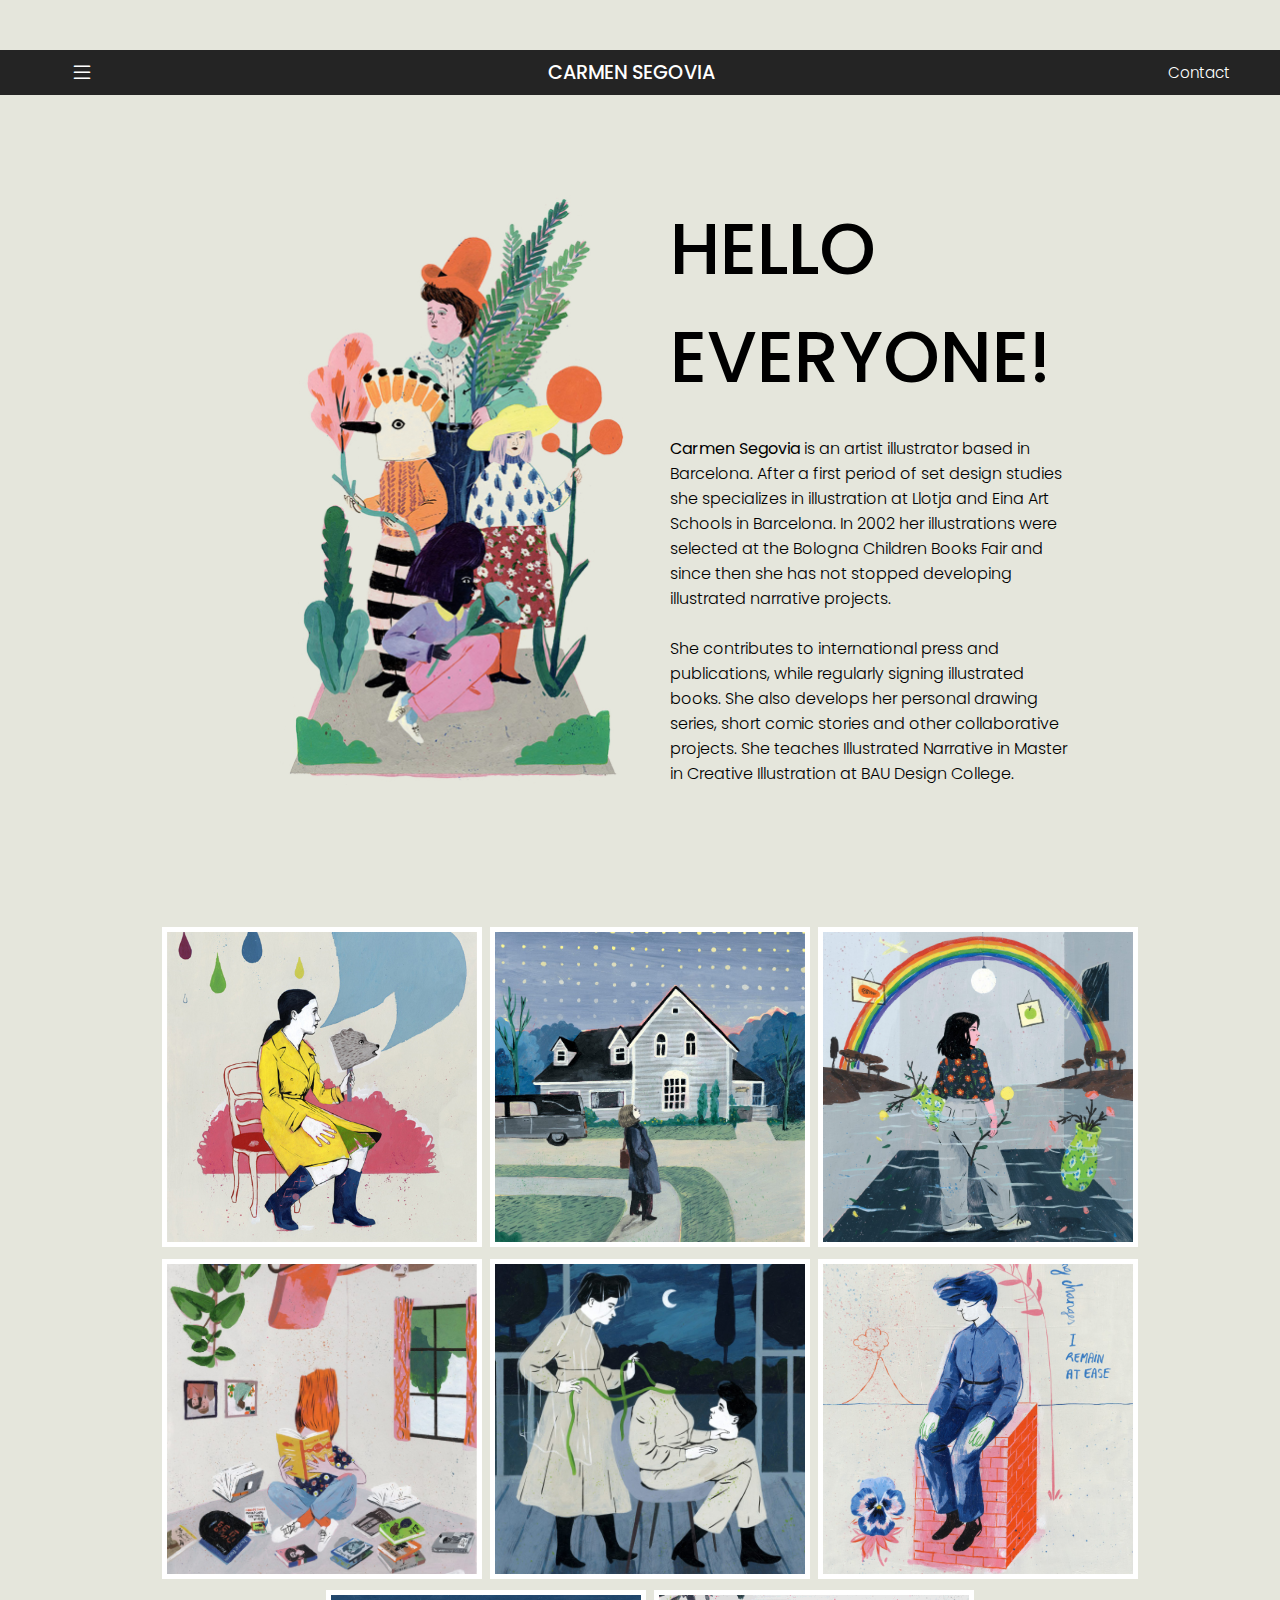
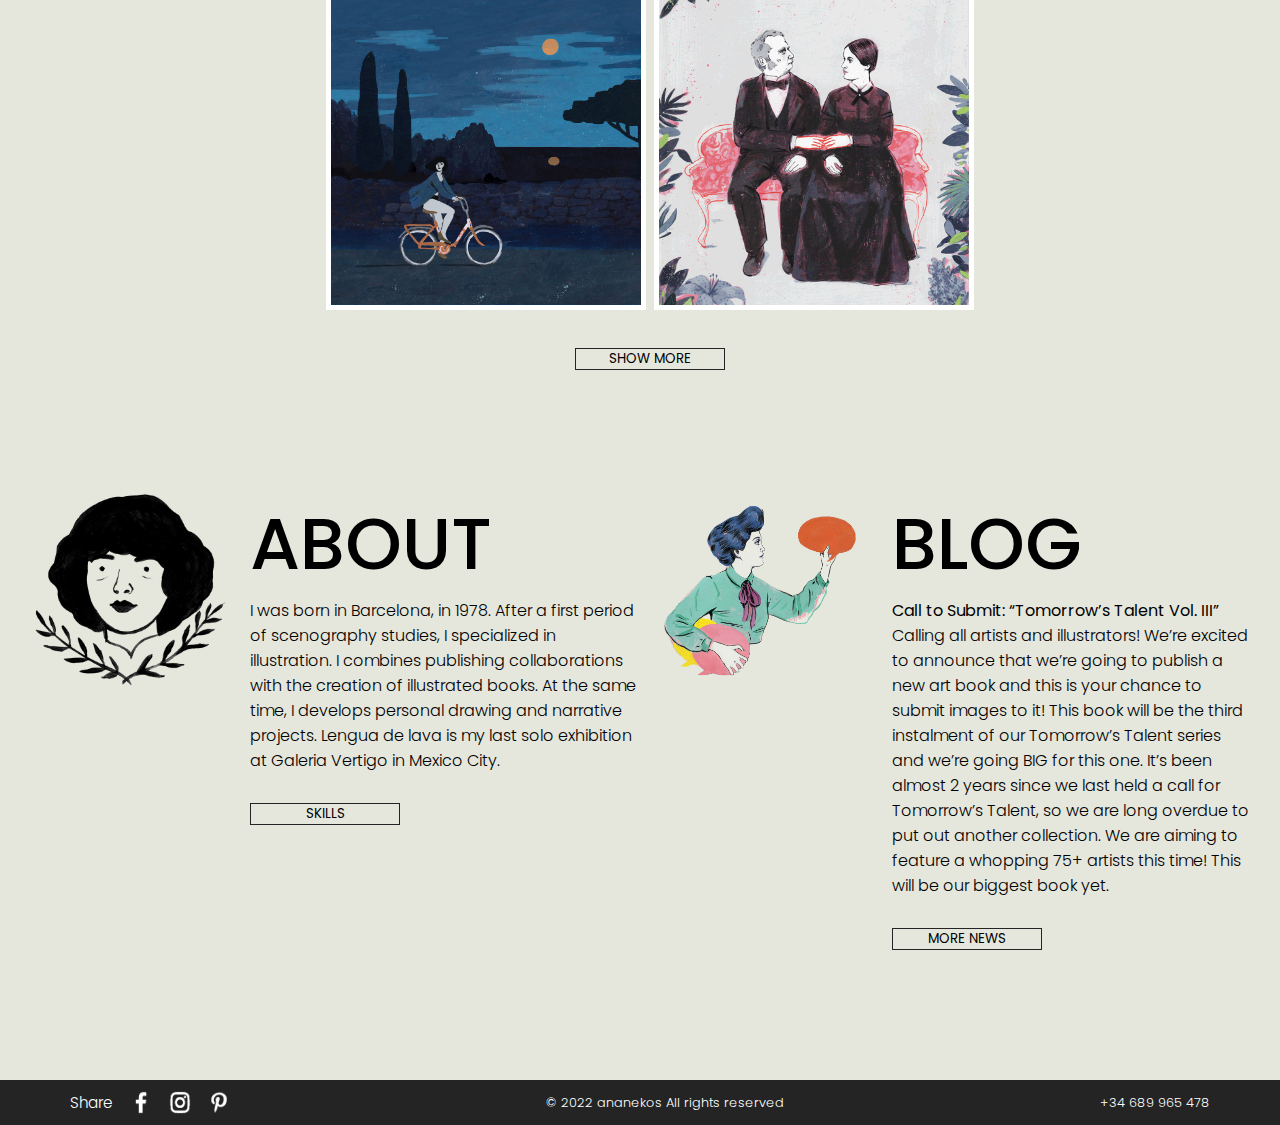
<file: index.html>
<!DOCTYPE html>
<html lang="en">
<head>
    <meta charset="UTF-8">
    <meta http-equiv="X-UA-Compatible" content="IE=edge">
    <meta name="viewport" content="width=device-width, initial-scale=1.0">
    <link rel="stylesheet" href="style.css" rel="stylesheet" type="text/css">
    
    <title>Carmen Segovia</title>
</head>
<body>
    <div class="main">
        <div class="empty"></div>
        <div class="menu">
            <div class="text_menu">
            <button class="btn_list"><i class="bi bi-list"></i></button>
            <button class="btn_name">CARMEN SEGOVIA</button>
            <button class="btn_contact">Contact</button>
        </div>
    </div>
            
        <div class="hello_picture"><div class="hello_picture"><img src="img/00.png" class="hello_img"></div></div>
        <div class="hello">
            <div class="hello_txt"><div class="hello">HELLO EVERYONE!</div>
                <br>
                <div><p><b>Carmen Segovia</b> is an artist illustrator based in Barcelona. 
                After a first period of set design studies she specializes in illustration at Llotja and Eina Art 
                Schools in Barcelona. In 2002 her illustrations were selected at the Bologna Children Books Fair and 
                since then she has not stopped developing illustrated narrative projects.<br><br> She contributes to international 
                press and publications, while regularly signing illustrated books. She also develops her personal drawing series, 
                short comic stories and other collaborative projects. She teaches Illustrated Narrative in Master 
                in Creative Illustration at BAU Design College.</p></div>
            </div>
        </div>
        
        <div class="gallery_content">
            <div class="gallery">
                <div><img src="img/01.jpg" class="img_gallery"></div>
                <div><img src="img/02.jpg" class="img_gallery"></div>
                <div><img src="img/03.jpg" class="img_gallery"></div>
                <div><img src="img/04.jpg" class="img_gallery"></div>
                <div><img src="img/05.jpg" class="img_gallery"></div>
                <div><img src="img/06.jpg" class="img_gallery"></div>
                <div><img src="img/07.jpg" class="img_gallery"></div>
                <div><img src="img/08.gif" class="img_gallery"></div>
            </div>
        </div>
        <div class="show_more"><button>SHOW MORE</button></div>

        <div class="profile">
            <div class="me"><img src="img/profile.png" class="me_img"></div>
            <div class="container_about">
                <div class="about_txt"><p><div class="about">ABOUT</div>
                    <p>I was born in Barcelona, in 1978.
                    After a first period of scenography studies, I specialized in illustration.
                    I combines publishing collaborations with the creation of illustrated books.
                    At the same time, I develops personal drawing and narrative projects.
                    Lengua de lava is my last solo exhibition at Galeria Vertigo in Mexico City.
                    <div class="skills"><button>SKILLS</button></div></p>
                </div>
            </div> 
        </div>


        <div class="blog">
            <div class="news_picture"><img src="img/new.png" class="news_img"></div>
            <div class="container_blog">
                <div class="news_txt"><div class="news">BLOG</div>
                    <p><b>Call to Submit: “Tomorrow’s Talent Vol. III”</b> 
                        <br>Calling all artists and illustrators! We’re excited to announce that we’re going to publish a new art 
                        book and this is your chance to submit images to it! This book will be the third instalment of our Tomorrow’s 
                     Talent series and we’re going BIG for this one. It’s been almost 2 years since we last held a call for Tomorrow’s 
                        Talent, so we are long overdue to put out another collection. We are aiming to feature a whopping 75+ 
                        artists this time! This will be our biggest book yet.</p>
                    <div class="more_news"><button>MORE NEWS</button></div></p>
                </div>
            </div>   
        </div> 

    </div>
    <footer>
        <div class="footer_bar">
            <div class="share">
                <button class="btn_contact">Share</button>
                <div class="rrss">
                    <img src="img/rrss_fb.png">
                    <img src="img/rrss_inst.png">
                    <img src="img/rrss_pin.png">
                  </div>
            </div>
            <div class="copy">© 2022 ananekos All rights reserved</div>
            <div class="copy">+34 689 965 478</div>
        </div>
    </footer>

</div>
        
    
    
</body>
</html>
</file>
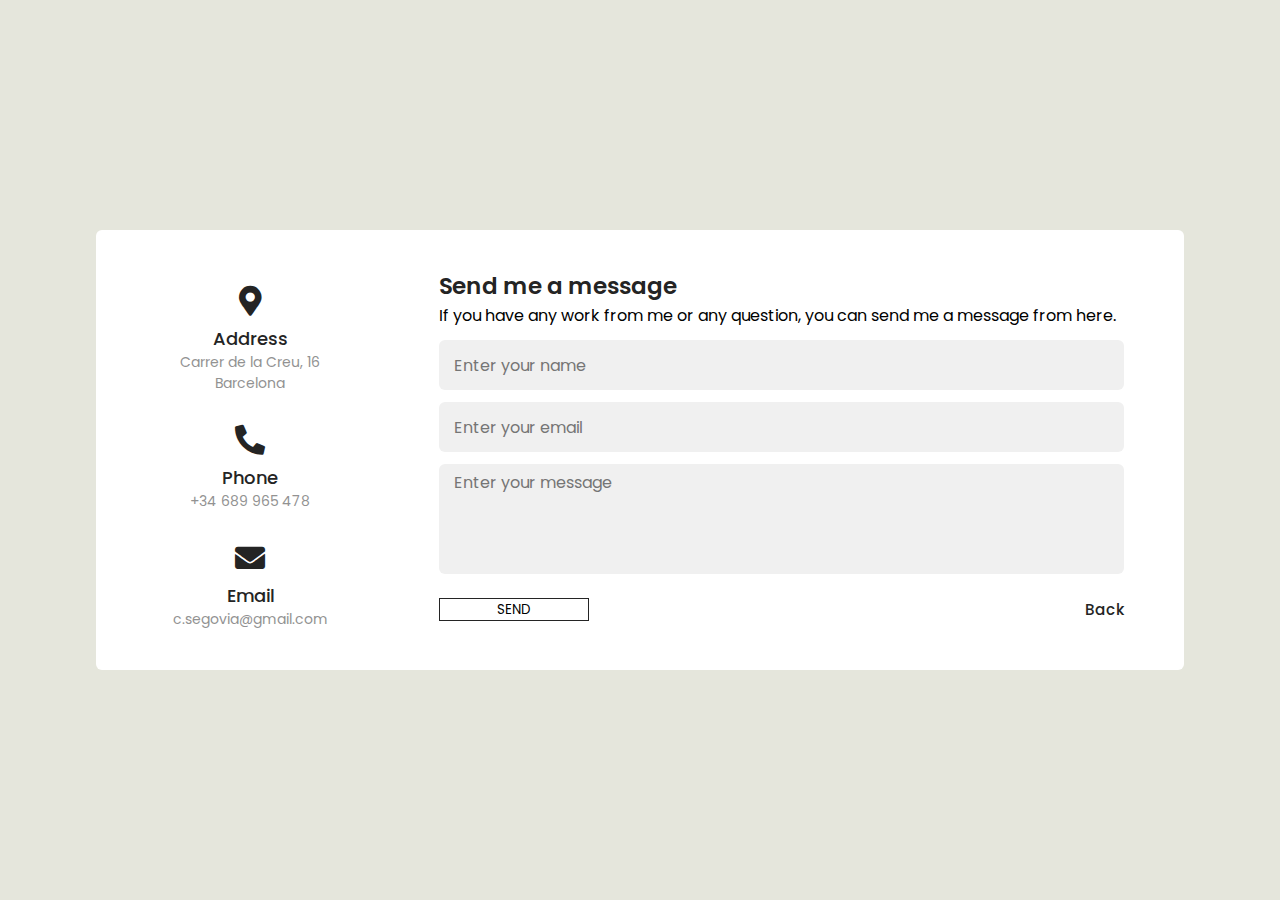
<file: contact.html>
<!DOCTYPE html>
<html lang="en">

<head>
	<meta charset="UTF-8">
	<meta content="IE=edge" http-equiv="X-UA-Compatible">
	<meta content="width=device-width, initial-scale=1.0" name="viewport">
	<link href="style_contact.css" rel="stylesheet" type="text/css">
	<link href="https://cdnjs.cloudflare.com/ajax/libs/font-awesome/5.15.2/css/all.min.css" rel="stylesheet">
	<title>Carmen Segovia</title>
</head>

<body>
	<div class="allcontainer">
		<div class="container">
			<div class="content">
				<div class="left-side">
					<div class="address details">
						<i class="fas fa-map-marker-alt"></i>
						<div class="topic">
							Address
						</div>
						<div class="text-one">
							Carrer de la Creu, 16
						</div>
						<div class="text-two">
							Barcelona
						</div>
					</div>
					<div class="phone details">
						<i class="fas fa-phone-alt"></i>
						<div class="topic">
							Phone
						</div>
						<div class="text-one">
							+34 689 965 478
						</div>
					</div>
					<div class="email details">
						<i class="fas fa-envelope"></i>
						<div class="topic">
							Email
						</div>
						<div class="text-one">
							c.segovia@gmail.com
						</div>
					</div>
				</div>
				<div class="right-side">
					<div class="topic-text">
						Send me a message
					</div>
					<p>If you have any work from me or any question, you can send me a message from here.</p>
					<form>
						<div class="input-box">
							<input placeholder="Enter your name" type="text">
						</div>
						<div class="input-box">
							<input placeholder="Enter your email" type="text">
						</div>
						<div class="input-box message-box">
							<textarea placeholder="Enter your message"></textarea>
						</div>
						<div class="form_buttons">
							<button class="button_send">SEND</button>
							<a href="index.html" class="btn_back">Back</a>
						</div>

					</form>
				</div>
			</div>
		</div>
	</div>
</body>

</html>
</file>
<file: style.css>
@import url('https://fonts.googleapis.com/css2?family=Poppins:wght@200;300;500&display=swap');
@import url("https://cdn.jsdelivr.net/npm/bootstrap-icons@1.8.3/font/bootstrap-icons.css");

:root {
    --main-bg-color: rgb(229, 230, 220);
    --menu_color: rgb(36, 36, 36);
    --poppins: 'Poppins', sans-serif;
  }

  * {
	padding: 0;
	margin: 0;
	box-sizing: border-box;
}

body{
    max-width: 1400px;
    margin: auto;
}

.main{
    background-color: var(--main-bg-color);
    height: 100%;
    display: grid;
    column-gap: 20px;
    row-gap: 30px;
    grid-template-columns: repeat(2 1fr);
    grid-template-columns: 50% 50%;
    grid-template-areas: 
    "empty empty"
    "menu menu"
    "hello_picture hello_txt"
    "gallery gallery"
    "show_more show_more"
    "profile blog"
    "footer footer"
    ;
}
.empty{
    background-color: var(--main-bg-color);
    height: 20px;
    grid-column-start: empty;
    grid-column-end: empty;
    max-width: 1400px;
}

.menu{
    background-color: var(--menu_color);
    grid-column-start: menu;
    grid-column-end: menu;
    max-width: 1400px;
    max-height: 45px;
    margin-bottom: 70px;
}

.text_menu {
    display: flex;
    margin-left: 70px;
    margin-right: 70px;
    justify-content:space-between;
    background-color: var(--menu_color);
    height: 45px;
}

.btn_name{
    width: auto;
    background-color: var(--menu_color);
    color: white;
    border:none;
    font-family:var(--poppins);
    font-weight:500;
    font-size: 1.2rem;
    cursor: pointer;
}

.btn_contact{
    width: auto;
    background-color: var(--menu_color);
    color: white;
    border:none;
    font-family:var(--poppins);
    font-weight:300;
    font-size: 0.95rem;
    cursor: pointer;
}
.btn_contact:hover {
    font-weight:500;
    cursor: pointer;
}

.btn_list{
    width: auto;
    background-color: var(--menu_color);
    border:none;
    cursor: pointer;
}

.btn_list i{
    width: auto;
    color: white;
    font-size: 1.5rem;
}


.hello_picture{
    display: flex;
    justify-content: right;
    grid-column-start: hello_picture;
    grid-column-end: hello_picture;
    
}

.hello_img{
    max-width: 350px;
    margin-right: 10px;
}

.hello{
    display: flex;
    justify-content: left;
    font-family: var(--poppins);
    font-weight: 500;
    font-size: 4.5rem;
    
}

.hello_txt{
    font-family: var(--poppins);
    font-weight: 300;
    font-size: 1rem;
    max-width: 400px;
    margin-left: 10px;
    grid-column-start: hello_txt;
    grid-column-end: hello_txt;
}

.gallery_content{
    grid-column-start: gallery;
    grid-column-end: gallery;
}

.gallery{
    display: flex;
    max-width: 1400px;
    flex-wrap: wrap;
    justify-content: center;
    margin-top: 100px;
}

.img_gallery{
    background-color: rgb(255, 255, 255);
    width: 320px;
    margin: 0.3vw;
    border: solid 5px white;
    cursor: pointer;
}

.show_more {
    display: flex;
    justify-content: center;
    padding-bottom: 10vh;
    grid-column-start: show_more;
    grid-column-end: show_more;
    cursor: pointer;
}
.show_more button {
    border: 1px solid var(--menu_color);
    background: none;
    font-family: var(--poppins);
    width: 150px;
}

.show_more button:hover {
    background-color: rgb(190, 179, 255);
    cursor: pointer;
}

.profile{
    display: flex;
    justify-content: center;
    grid-column-start: profile;
    grid-column-end: profile;
    margin-left: 30px;
}

.me{display: flex;
    justify-content: center;
}

.me_img{
    max-width: 200px;
    max-height: 200px;
    margin-right: 10px;
}

.about{
    font-family: var(--poppins);
    justify-content: center;
    font-size: 4.5rem;
    font-weight: 500;
}

.about_txt{
    font-family: var(--poppins);
    font-weight: 300;
    font-size: 1rem;
    max-width: 400px;
    margin-left: 10px;
    
}

.blog{
    display: flex;
    justify-content: center;
    grid-column-start: blog;
    grid-column-end: blog;
}

.news{
    justify-content: center;
    font-size: 4.5rem;
    font-family: var(--poppins);
    font-weight: 500;
}

.news_txt{
    font-family: var(--poppins);
    font-weight: 300;
    font-size: 1rem;
    max-width: 400px;
    margin-right: 50px;
}
.news_picture{
    display: flex;
    justify-content: center;
    margin-right: 22px;
}

.news_img{
    max-width: 200px;
    max-height: 200px;
    margin-right: 10px;
}

.skills{
    display: flex;
    justify-content: left;
    margin-top: 30px;
}

.skills button {
    border: 1px solid var(--menu_color);
    background: none;
    font-family: var(--poppins);
    width: 150px;
    cursor: pointer;
}
.skills button:hover {
    background-color: rgb(226, 238, 66);
    cursor: pointer;
}

.more_news{
    display: flex;
    justify-content: left;
    margin-top: 30px;
    margin-bottom: 100px;
}

.more_news button {
    border: 1px solid var(--menu_color);
    background: none;
    font-family: var(--poppins);
    width: 150px;
    cursor: pointer;
}
.more_news button:hover {
    background-color: rgb(118, 212, 200);
    cursor: pointer;
}

.footer_bar{
    display: flex;
    align-items: center;
    justify-content: space-between;
    background-color: var(--menu_color);
    grid-column-start: footer;
    grid-column-end: footer;
    height: 45px;
}

.share{
    display: flex;
    justify-content: space-between;
    align-items: center;
    width: 160px;
    margin:70px;

}

.rrss {
    display: flex;
    justify-content: space-between;
    width: 100px;
}

.rrss img {
    width: 22px;
    cursor: pointer;
    
}

.copy{
    width: auto;
    background-color: var(--menu_color);
    color: white;
    border:none;
    font-family:var(--poppins);
    font-weight:300;
    font-size: 0.8rem;
    margin:70px;
}


@media (max-width: 993px) {
    .img_gallery{
        width: 340px;
    }
    .main{
        grid-template-areas: 
        "empty empty"
        "menu menu"
        "hello_picture hello_txt"
        "gallery gallery"
        "show_more show_more"
        "profile profile"
        "blog blog"
        "footer footer"
        ;
    }
    .about_txt{
        max-width: 500px;
        margin-left: 0px;
    }
    .news_txt{
        max-width: 500px;
        margin-right: 0px;
    }
    .skills{
        margin-bottom: 100px;
    }
  }

  @media (max-width: 769px) {
    .main{
        grid-template-areas: 
        "empty empty"
        "menu menu"
        "hello_picture hello_picture"
        "hello_txt hello_txt"
        "gallery gallery"
        "show_more show_more"
        "profile profile"
        "blog blog"
        "footer footer"
        ;
    }

    .hello_picture{
        display: flex;
        justify-content: center;
        grid-column-start: hello_picture;
        grid-column-end: hello_picture;
        
    }
    
    .hello_img{
        max-width: 250px;
    }

    .hello{
        display: flex;
        justify-content: center;
        font-family: var(--poppins);
        font-weight: 500;
        font-size: 4.5rem;
        grid-column-start: hello_txt;
        grid-column-end: hello_txt;
        
    }
    
    .hello_txt{
        font-family: var(--poppins);
        font-weight: 300;
        font-size: 1rem;
        text-align: center;
        
    }

    .profile{
        margin-left: 0px;
    }

    .profile p{
        max-width: 400px;
    }

    .blog{
        display: flex;
        justify-content: center;
        grid-column-start: blog;
        grid-column-end: blog;
    }
    
    .news_txt{
        max-width: 400px;
    }
    .news_picture{
        margin-right: 0px;
    }
    
    .news_img{
        margin-right: 0px;
    }

    .share{
        margin:30px;
    
    }

    .copy{
        margin:30px;
    }
  }

  @media (max-width: 577px) {
    .main{
        grid-template-areas: 
        "empty empty"
        "menu menu"
        "hello_picture hello_picture"
        "hello_txt hello_txt"
        "gallery gallery"
        "show_more show_more"
        "profile profile"
        "blog blog"
        "footer footer"
        ;
    }

    .hello_picture{
        display: flex;
        justify-content: center;
        grid-column-start: hello_picture;
        grid-column-end: hello_picture;
        
    }
    
    .hello_img{
        max-width: 250px;
    }

    .hello{
        display: flex;
        justify-content: center;
        font-family: var(--poppins);
        font-weight: 500;
        font-size: 4.5rem;
        grid-column-start: hello_txt;
        grid-column-end: hello_txt;
        
    }
    
    .hello_txt{
        font-family: var(--poppins);
        font-weight: 300;
        font-size: 1rem;
        text-align: center;
        
    }

    .profile{
        display: block;
        margin-left: 0px;
    }

    .profile p{
        max-width: 400px;
    }

    .container_about{
        display: flex;
        justify-content: center;
    }

    .about_txt{
        font-family: var(--poppins);
        font-weight: 300;
        font-size: 1rem;
        max-width: 400px;
        margin-left: 10px;
        text-align: center;
    }

    .skills{
        display: flex;
        justify-content: center;
    }

    .img_gallery{
        width: 230px;
        margin: 0.3vw;
        border: solid 5px white;
        cursor: pointer;
    }

    .container_blog{
        display: flex;
        justify-content: center;
    }

    .blog{
        display: block;
        justify-content: center;
        grid-column-start: blog;
        grid-column-end: blog;
    }
    
    .news_txt{
        max-width: 400px;
        text-align: center;
    }

    .more_news{
        justify-content: center;
    }

    .news_picture{
        margin-right: 0px;
    }
    
    .news_img{
        margin-right: 0px;
    }

    .share{
        margin:15px;
    
    }

    .copy{
        margin:15px;
        font-size: 12px;
    }
  }
</file>
<file: style_contact.css>
@import url('https://fonts.googleapis.com/css2?family=Poppins:wght@200;300;500&display=swap');
@import url("https://cdn.jsdelivr.net/npm/bootstrap-icons@1.8.3/font/bootstrap-icons.css");

:root {
  --main-bg-color: rgb(229, 230, 220);
  --menu_color: rgb(36, 36, 36);
  --poppins: 'Poppins', sans-serif;
}

* {
  margin: 0;
  padding: 0;
  box-sizing: border-box;
  font-family: "Poppins", sans-serif;
}

.allcontainer {
  min-height: 100vh;
  width: 100%;
  background: var(--main-bg-color);
  display: flex;
  align-items: center;
  justify-content: center;
}

.container {
  width: 85%;
  background: #fff;
  border-radius: 6px;
  padding: 20px 60px 30px 40px;
}

.content {
  display: flex;
  align-items: center;
  justify-content: space-between;
}

.left-side {
  width: 25%;
  height: 100%;
  display: flex;
  flex-direction: column;
  align-items: center;
  justify-content: center;
  margin-top: 15px;
}

.details {
  margin: 14px;
  text-align: center;
  font-size: 30px;
  color: var(--menu_color);
  margin-bottom: 10px;
}

.topic {
  font-size: 18px;
  font-weight: 500;
}

.text-one,
.text-two {
  font-size: 14px;
  color: #929292;
}

.right-side {
  width: 75%;
  margin-left: 75px;
}

.topic-text {
  font-size: 23px;
  font-weight: 600;
  color: var(--menu_color);
}

.input-box {
  height: 50px;
  width: 100%;
  margin: 12px 0;
}

.input-box input,
.input-box textarea {
  height: 100%;
  width: 100%;
  border: none;
  outline: none;
  font-size: 16px;
  background: #f0f0f0;
  border-radius: 6px;
  padding: 0 15px;
  resize: none;
}

.message-box {
  min-height: 110px;
}

.input-box textarea {
  padding-top: 6px;
}

.button_send {
  margin-top: 12px;
}

.button_send:hover {
  background-color: var(--menu_color);
  color: white;
  cursor: pointer;
}

.button_send {
  border: 1px solid var(--menu_color);
  background: none;
  font-family: var(--poppins);
  width: 150px;
  cursor: pointer;
}

.btn_back {
  width: auto;
  color: var(--menu_color);
  border: none;
  font-weight: 500;
  font-size: 0.95rem;
  cursor: pointer;
  text-decoration: none;
  margin-top: 12px;
}

.btn_back:hover {
  font-weight: 600;
}

.form_buttons {
  display: flex;
  justify-content: space-between;
  align-content: center;
}

@media (max-width: 769px) {
  .container {
    width: 90%;
  }

  .right-side {
    width: 75%;
    margin-left: 55px;
  }
}

@media (max-width: 850px) {
  .container {
    margin: 40px 0;
    height: 100%;
  }

  .content {
    flex-direction: column-reverse;
  }

  .left-side {
    width: 100%;
    flex-direction: row;
    margin-top: 40px;
    justify-content: center;
    flex-wrap: wrap;
  }

  .right-side {
    width: 100%;
    margin-left: 0;
  }

  .button_send {
    justify-content: center;
  }
}
</file>
